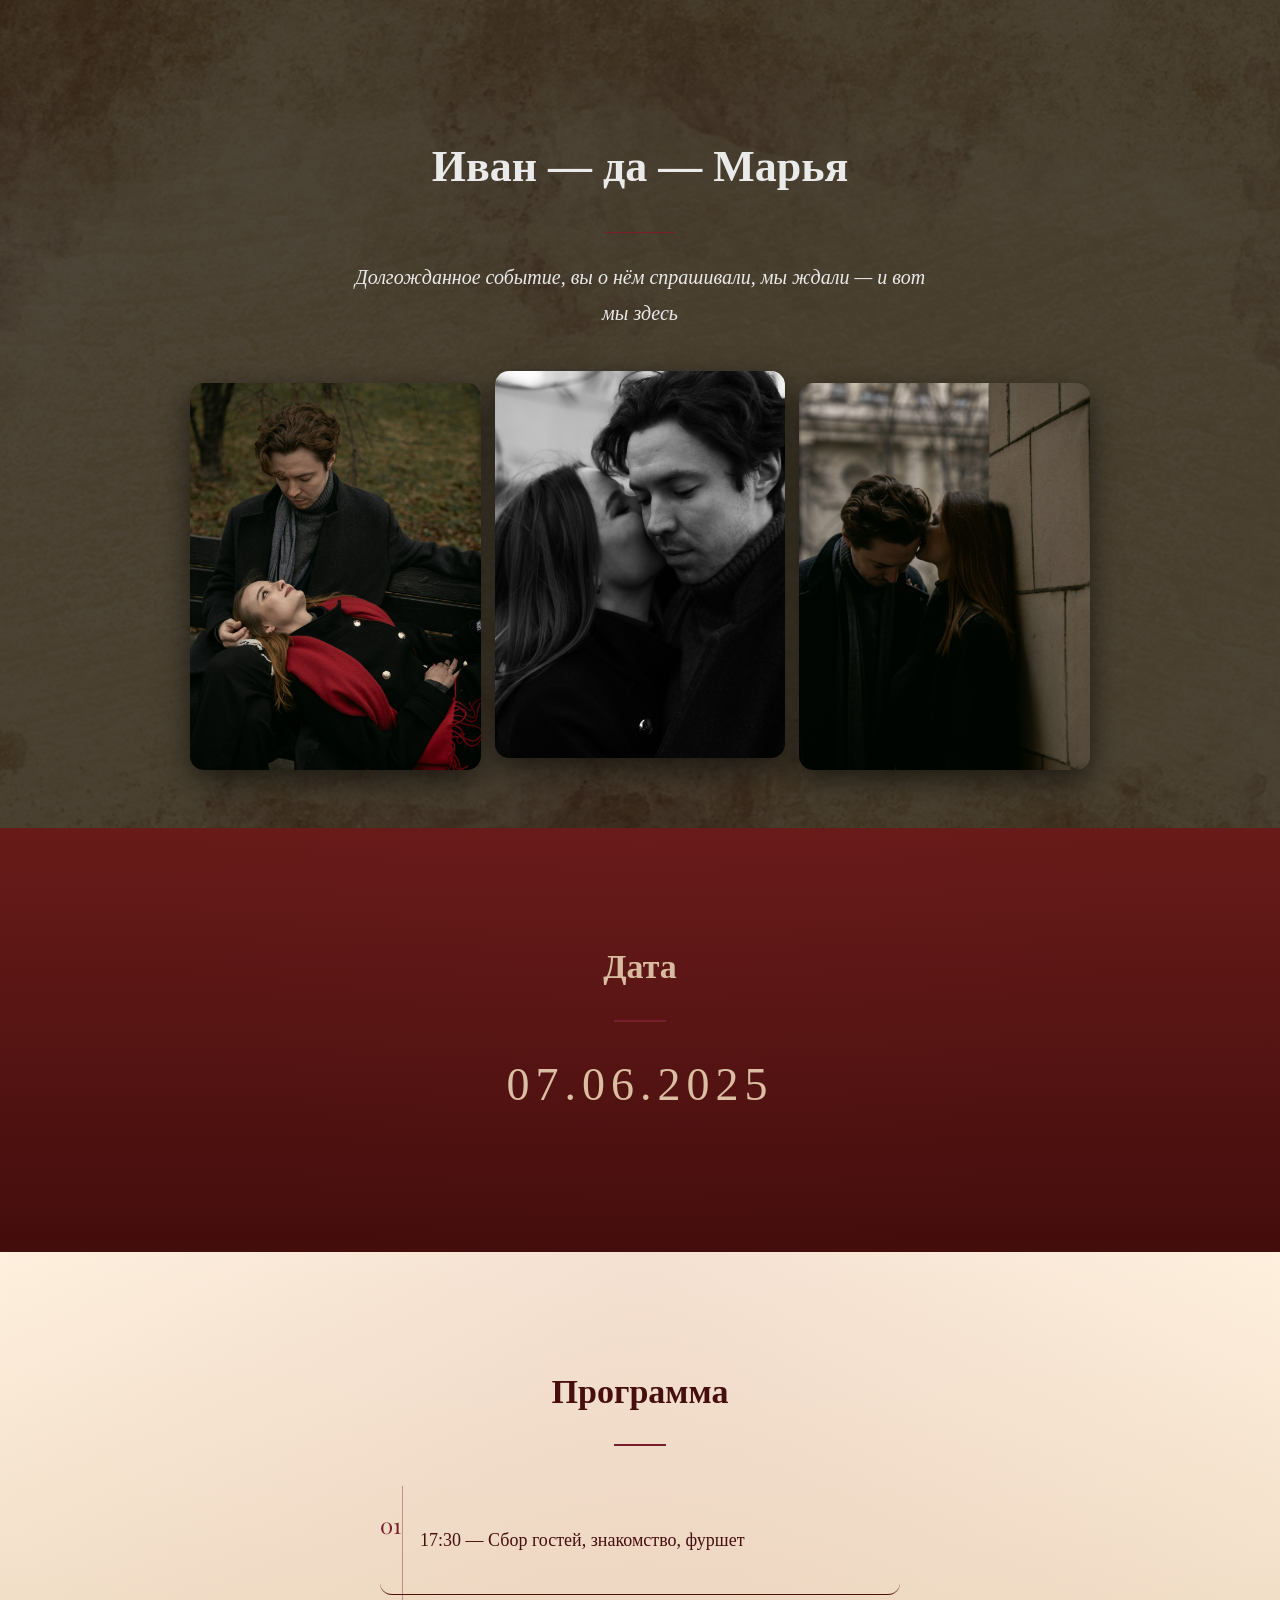
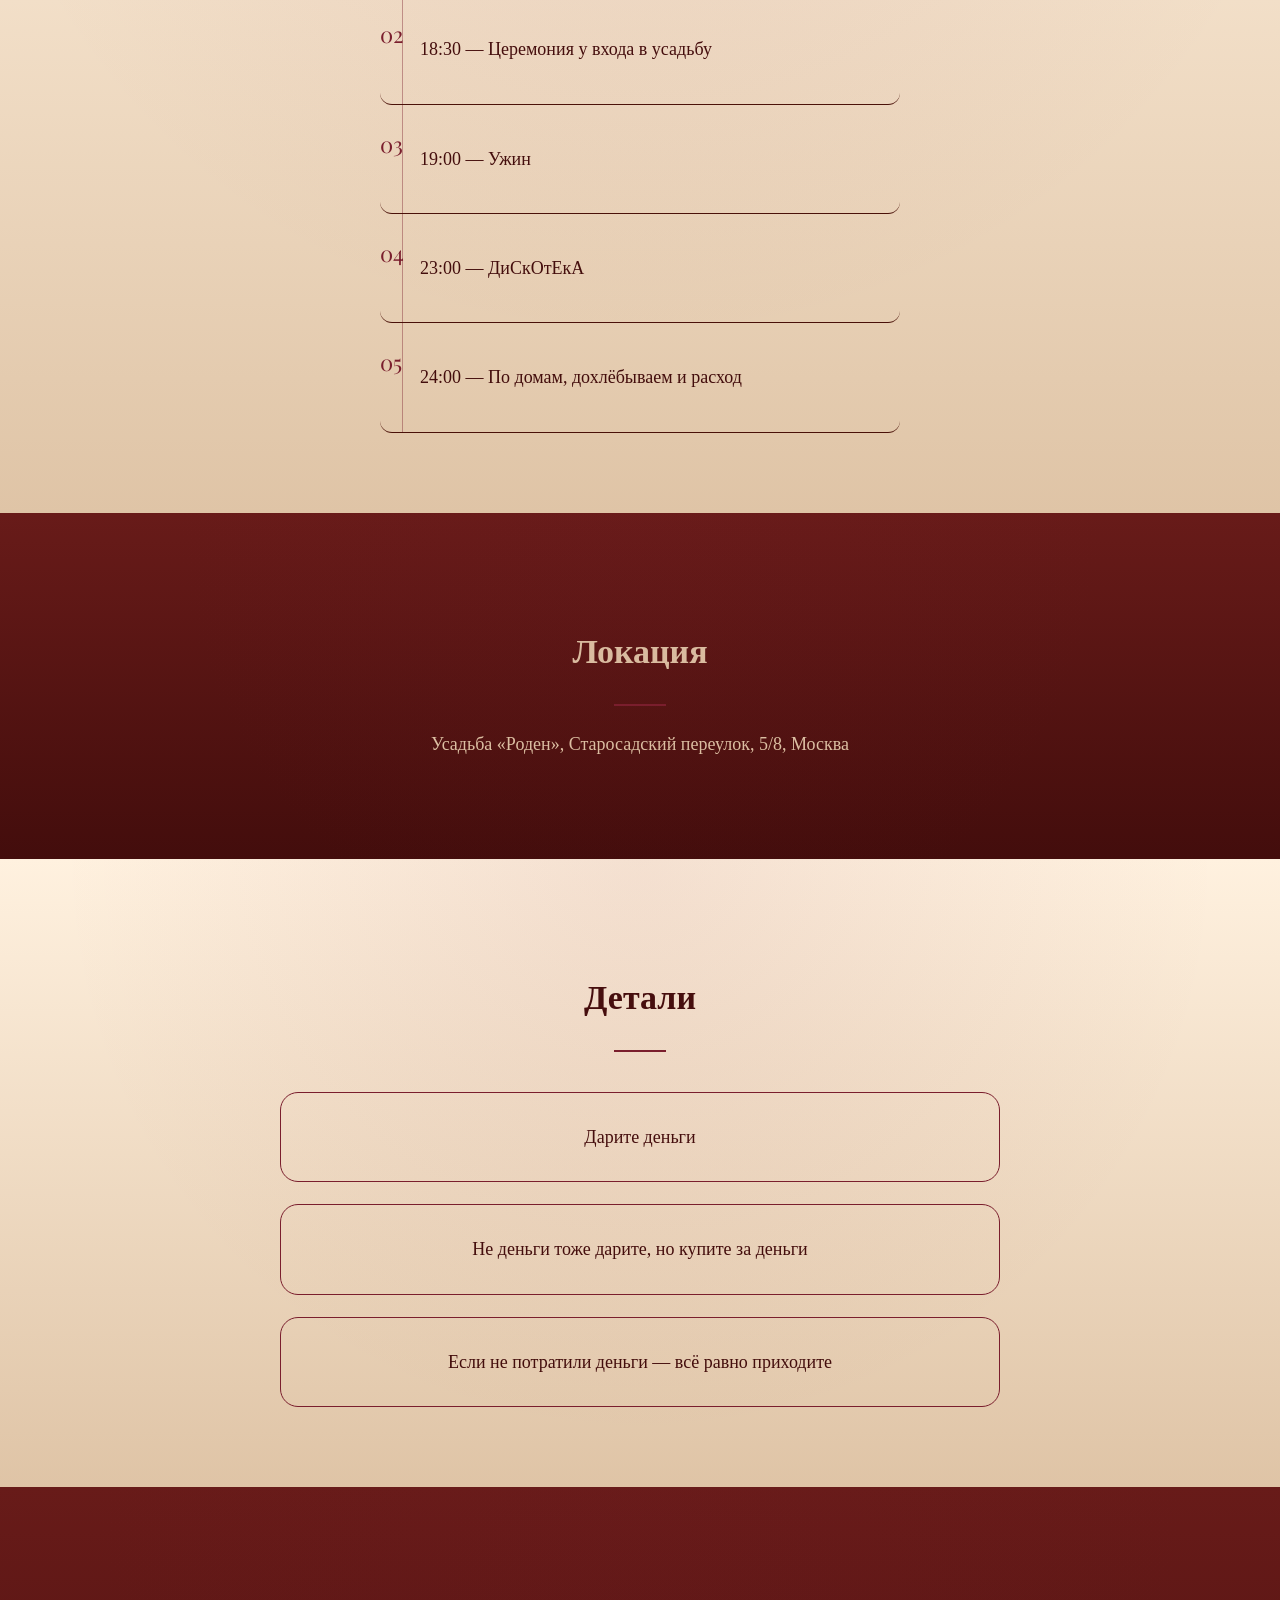
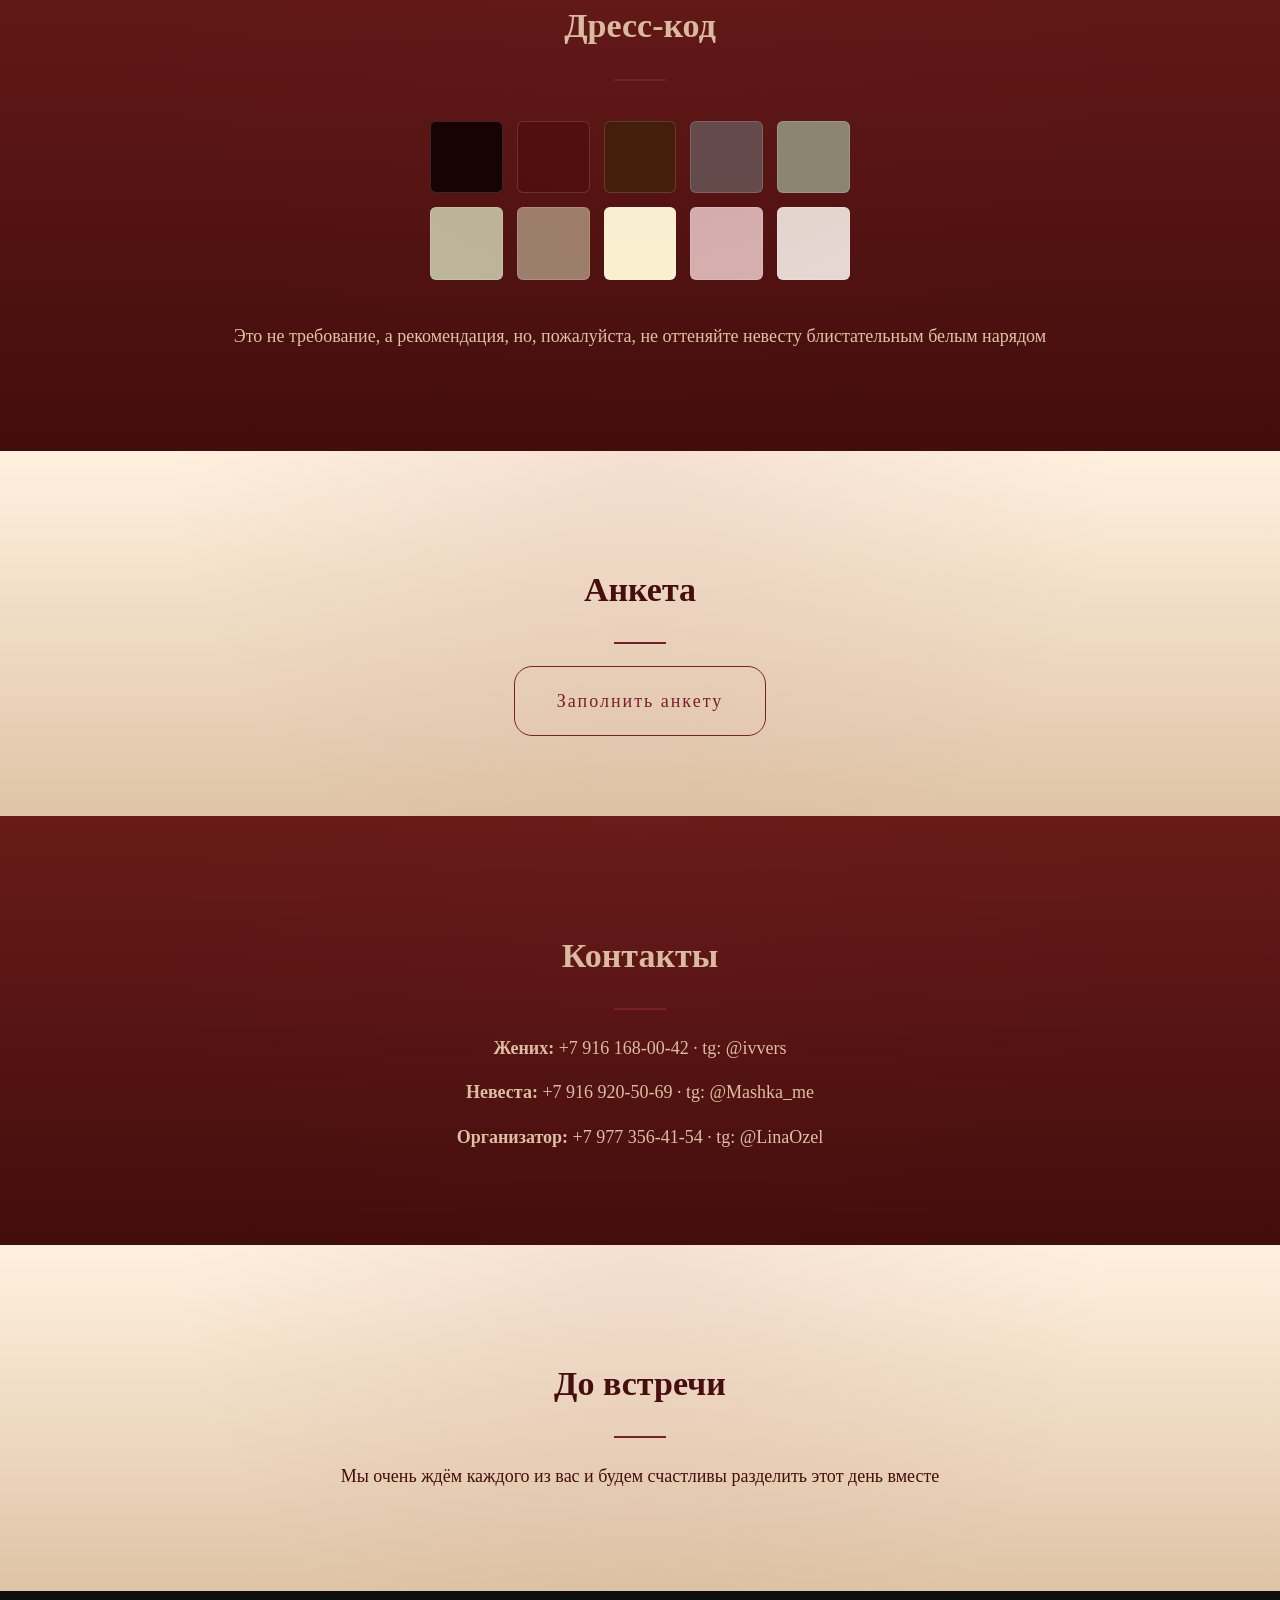
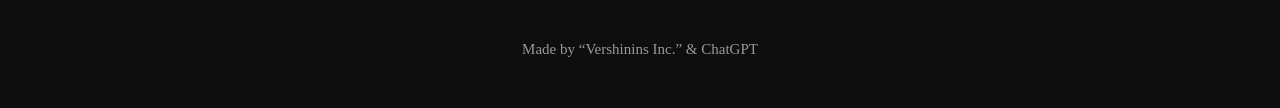
<file: main.html>
<!DOCTYPE html>
<html lang="ru">
<head>
    <meta charset="UTF-8">
    <meta name="viewport" content="width=device-width, initial-scale=1.0">
    <title>Свадьба</title>

    <link href="https://fonts.googleapis.com/css2?family=Playfair+Display:wght@400;500;600&family=Cormorant+Garamond:wght@300;400;500&display=swap" rel="stylesheet">
    <link rel="stylesheet" href="style.css">
</head>
<body>

<!-- ШАПКА -->
<section class="hero">
    <div class="hero-overlay"></div>

    <div class="hero-content">
        <h1>Иван — да — Марья</h1>
        <div class="divider"></div>
        <p class="subtitle">
            Долгожданное событие, вы о нём спрашивали, мы ждали — и вот мы здесь
        </p>

        <div class="hero-photos">
            <div class="photo-frame"><img src="images/photo1.jpg" alt=""></div>
            <div class="photo-frame"><img src="images/photo2.jpg" alt=""></div>
            <div class="photo-frame"><img src="images/photo3.jpg" alt=""></div>
        </div>
    </div>
</section>

<!-- 1. ДАТА -->
<section class="section reveal">
    <div class="container">
        <h2>Дата</h2>
        <p class="date-value">07.06.2025</p>
    </div>
</section>

<!-- 2. ПРОГРАММА -->
<section class="section dark reveal">
    <div class="container">
        <h2>Программа</h2>

        <ul class="program">
            <li><span>01</span><p>17:30 — Сбор гостей, знакомство, фуршет</p></li>
            <li><span>02</span><p>18:30 — Церемония у входа в усадьбу</p></li>
            <li><span>03</span><p>19:00 — Ужин</p></li>
            <li><span>04</span><p>23:00 — ДиСкОтЕкА</p></li>
            <li><span>05</span><p>24:00 — По домам, дохлёбываем и расход</p></li>
        </ul>
    </div>
</section>

<!-- 3. ЛОКАЦИЯ -->
<section class="section reveal">
    <div class="container">
        <h2>Локация</h2>
        <p>Усадьба «Роден», Старосадский переулок, 5/8, Москва</p>
    </div>
</section>

<!-- 4. ДЕТАЛИ -->
<section class="section dark reveal">
    <div class="container">
        <h2>Детали</h2>

        <div class="details">
            <div class="detail-item">Дарите деньги</div>
            <div class="detail-item">Не деньги тоже дарите, но купите за деньги</div>
            <div class="detail-item">Если не потратили деньги — всё равно приходите</div>
        </div>
    </div>
</section>

<!-- 5. ДРЕСС-КОД -->
<section class="section reveal">
    <div class="container">
        <h2>Дресс-код</h2>

        <div class="dresscode">
            <div class="color"></div><div class="color"></div>
            <div class="color"></div><div class="color"></div>
            <div class="color"></div><div class="color"></div>
            <div class="color"></div><div class="color"></div>
	    <div class="color"></div><div class="color"></div>
        </div>

        <p>Это не требование, а рекомендация, но, пожалуйста, не оттеняйте невесту блистательным белым нарядом</p>
    </div>
</section>

<!-- 6. АНКЕТА -->
<section class="section dark reveal">
    <div class="container">
        <h2>Анкета</h2>
        <a href="https://forms.gle/m62s1GfyEQEuGTxV6" class="button" target="_blank">
            Заполнить анкету
        </a>
    </div>
</section>

<!-- 7. КОНТАКТЫ -->
<section class="section reveal">
    <div class="container">
        <h2>Контакты</h2>
        <div class="contacts">
            <p><strong>Жених:</strong> +7 916 168-00-42 · tg: @ivvers</p>
            <p><strong>Невеста:</strong> +7 916 920-50-69 · tg: @Mashka_me</p>
            <p><strong>Организатор:</strong> +7 977 356-41-54 · tg: @LinaOzel</p>
        </div>
    </div>
</section>

<!-- 8. ДО ВСТРЕЧИ -->
<section class="section dark reveal">
    <div class="container">
        <h2>До встречи</h2>
        <p>Мы очень ждём каждого из вас и будем счастливы разделить этот день вместе</p>
    </div>
</section>

<footer>
    <p>Made by “Vershinins Inc.” & ChatGPT</p>
</footer>

<script>
const reveals = document.querySelectorAll('.reveal');

const observer = new IntersectionObserver(entries => {
    entries.forEach(entry => {
        if (entry.isIntersecting) {
            entry.target.classList.add('active');
        }
    });
}, { threshold: 0.15 });

reveals.forEach(el => observer.observe(el));
</script>

<audio id="bg-music" loop>
    <source src="music/theme.mp3" type="audio/mpeg">
</audio>

<script>
const music = document.getElementById('bg-music');

if (sessionStorage.getItem('musicStarted') === 'true') {

    music.volume = 0.6;

    music.play().catch(() => {
        console.log("Автозапуск заблокирован");
    });

}
</script>
</body>
</html>
</file>
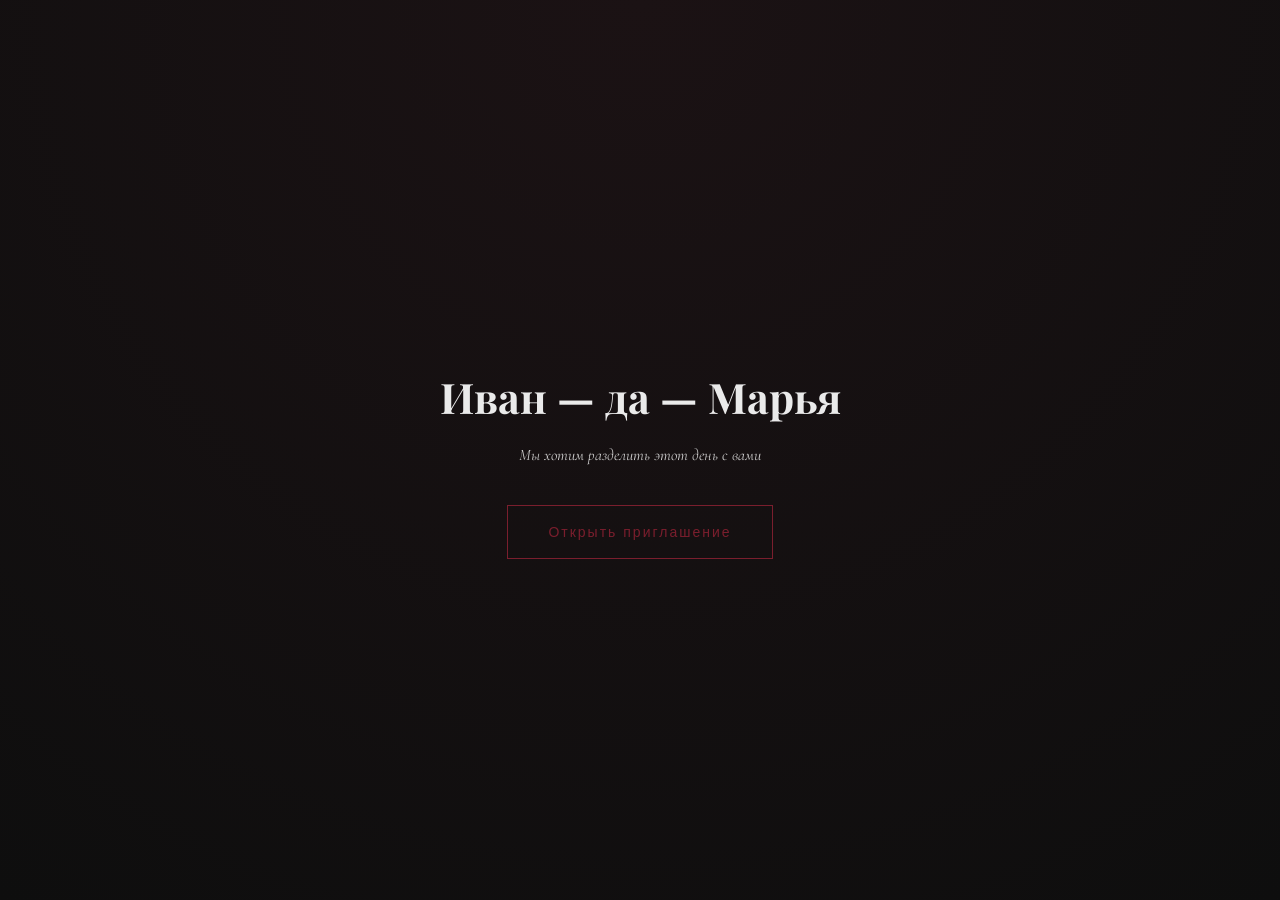
<file: welcome.html>
<!DOCTYPE html>
<html lang="ru">
<head>
    <meta charset="UTF-8">
    <meta name="viewport" content="width=device-width, initial-scale=1.0">
    <title>Приглашение</title>

    <link href="https://fonts.googleapis.com/css2?family=Playfair+Display:wght@500&family=Cormorant+Garamond:wght@400&display=swap" rel="stylesheet">

    <style>
        body {
            margin: 0;
            height: 100vh;
            background: radial-gradient(circle at top, #1b1214, #0e0e0e);
            color: #eaeaea;
            font-family: 'Cormorant Garamond', serif;
            display: flex;
            align-items: center;
            justify-content: center;
            text-align: center;
        }

        .card {
            animation: fadeUp 1.2s ease forwards;
        }

        h1 {
            font-family: 'Playfair Display', serif;
            font-size: 42px;
            margin-bottom: 20px;
        }

        p {
            font-style: italic;
            margin-bottom: 40px;
            opacity: 0.85;
        }

        button {
            background: none;
            border: 1px solid #7a1e2d;
            color: #7a1e2d;
            padding: 18px 40px;
            font-size: 14px;
            letter-spacing: 2px;
            cursor: pointer;
            transition: all 0.3s ease;
        }

        button:hover {
            background: #7a1e2d;
            color: #0e0e0e;
        }

        @keyframes fadeUp {
            from { opacity: 0; transform: translateY(20px); }
            to   { opacity: 1; transform: translateY(0); }
        }
    </style>
</head>
<body>

<div class="card">
    <h1>Иван — да — Марья</h1>
    <p>Мы хотим разделить этот день с вами</p>
    <button id="enter">Открыть приглашение</button>
</div>

<script>
document.getElementById('enter').addEventListener('click', () => {
    sessionStorage.setItem('playMusic', 'yes');
    window.location.href = 'index.html';
});
</script>

</body>
</html>
</file>
<file: style.css>
/* =====================================================
   ОБЩЕЕ
===================================================== */

* {
    box-sizing: border-box;
}

html {
    scroll-behavior: smooth;
}

body {
    margin: 0;
    font-family: 'Gentium Book Plus', serif;
    background-color: #0e0e0e;
    color: #eaeaea;
    line-height: 1.8;
    font-size: 18px;
}

/* Центрирующий контейнер для всех секций */
.container {
    max-width: 900px;
    margin: 0 auto;
    padding: 0 12px;
    text-align: center;
}

/* =====================================================
   ШАПКА (HERO)
===================================================== */

.hero {
    position: relative;
    background: url("images/hero.png") center / cover no-repeat;
    padding: 90px 20px 70px;
    text-align: center;
}

.hero-overlay {
    position: absolute;
    inset: 0;
    background: rgba(0,0,0,0.65);
}

.hero-content {
    position: relative;
    max-width: 900px;
    margin: 0 auto;
    animation: fadeUp 1.2s ease forwards;
}

.hero h1 {
    font-family: 'Gentium Book Plus', serif;
    font-size: 44px;
    margin-bottom: 12px;
}

.subtitle {
    font-style: italic;
    font-size: 20px;
    max-width: 600px;
    margin: 0 auto;
}

.divider {
    width: 70px;
    height: 1px;
    background-color: #7a1e2d;
    margin: 26px auto;
}

@keyframes fadeUp {
    from {
        opacity: 0;
        transform: translateY(18px);
    }
    to {
        opacity: 1;
        transform: translateY(0);
    }
}

/* =====================================================
   ФОТО В ШАПКЕ
===================================================== */

.hero-photos {
    display: grid;
    grid-template-columns: repeat(3, 1fr);
    gap: 14px;
    margin-top: 40px;
}

.photo-frame {
    position: relative;
    aspect-ratio: 3 / 4;
    overflow: hidden;
    border-radius: 14px;
    box-shadow: 0 10px 30px rgba(0,0,0,0.6);
}

.photo-frame img {
    position: absolute;
    inset: 0;
    width: 100%;
    height: 100%;
    object-fit: cover;
}

.photo-frame::after {
    content: "";
    position: absolute;
    inset: 6px;
    border: /*1px solid rgba(122,30,45,0.5)*/ none;
    border-radius: 10px;
}

.hero-photos .photo-frame:nth-child(1),
.hero-photos .photo-frame:nth-child(3) {
    transform: translateY(12px);
}

/* =====================================================
   СЕКЦИИ
===================================================== */

.section {
    position: relative;
    padding: 80px 20px;
    background: linear-gradient(
        180deg,
        #681B19 0%,
        #430D0C 100%
    );
    overflow: hidden;
    text-align: center;
    color: #DFC4A6;
}

.section.dark {
    background: linear-gradient(
        180deg,
        #FFF1DF 0%,
        #DFC4A6 100%
    );
    color: #430D0C;
}

.section::after {
    content: "";
    position: absolute;
    inset: 0;
    background: radial-gradient(
        circle at top,
        rgba(122,30,45,0.08),
        transparent 65%
    );
    pointer-events: none;
}

.section h2 {
    font-family: 'Gentium Book Plus', serif;
    font-size: 34px;
    margin-bottom: 10px;
}

.section h2::after {
    content: "";
    display: block;
    width: 52px;
    height: 2px;
    background-color: #7a1e2d;
    margin: 22px auto;
}

/* =====================================================
   ДАТА
===================================================== */

.date-value {
    font-family: 'Gentium Book Plus', serif;
    font-size: 46px;
    letter-spacing: 6px;
    color: #DFC4A6;
    margin-top: 20px;
}

/* =====================================================
   ПРОГРАММА
===================================================== */

.program {
    list-style: none;
    padding: 0;
    max-width: 520px;
    margin: 40px auto 0;
    position: relative;
    text-align: left;
}

.program::before {
    content: "";
    position: absolute;
    left: 22px;
    top: 0;
    bottom: 0;
    width: 1px;
    background-color: rgba(122,30,45,0.4);
}

.program li {
    display: flex;
    gap: 20px;
    padding: 20px 0 20px 40px;
    border-bottom: 1px solid rgba(69, 11, 3, 0.97);
    position: relative;
    border-radius: 12px;
}

.program span {
    position: absolute;
    left: 0;
    color: #7a1e2d;
    font-family: 'Playfair Display', serif;
    font-size: 22px;
}

/* =====================================================
   ДЕТАЛИ
===================================================== */

.details {
    display: grid;
    gap: 22px;
    max-width: 720px;
    margin: 40px auto 0;
}

.detail-item {
    padding: 28px;
    border: 1px solid #7a1e2d;
    background: rgba(0, 0, 0, 0);
    border-radius: 18px;
}

/* =====================================================
   ДРЕСС-КОД
===================================================== */

.dresscode {
    display: grid;
    grid-template-columns: repeat(5, 1fr);
    gap: 14px;
    max-width: 420px;
    margin: 40px auto;
}

.color {
    aspect-ratio: 1 / 1;
    border-radius: 6px;
    box-shadow: inset 0 0 0 1px rgba(255,255,255,0.15);
}

.color:nth-child(1) { background: #130202; }
.color:nth-child(2) { background: #500E0E; }
.color:nth-child(3) { background: #421E08; }
.color:nth-child(4) { background: #634C4C; }
.color:nth-child(5) { background: #8B8874; }
.color:nth-child(6) { background: #BDB89C; }
.color:nth-child(7) { background: #9D806E; }
.color:nth-child(8) { background: #FDF5D4; }
.color:nth-child(9) { background: #D7B1B1; }
.color:nth-child(10) { background: #E7DAD4; }

/* =====================================================
   КНОПКА
===================================================== */

.button {
    display: inline-block;
    padding: 18px 42px;
    border: 1px solid #7a1e2d;
    color: #7a1e2d;
    text-decoration: none;
    letter-spacing: 2px;
    transition: all 0.3s ease;
    border-radius: 18px;
}

.button:hover {
    background-color: #7a1e2d;
    color: #0e0e0e;
}

/* =====================================================
   КНОПКА УПРАВЛЕНИЯ МУЗЫКОЙ
===================================================== */

.music-control {
    position: fixed;
    bottom: 20px;
    right: 20px;
    background: rgba(0,0,0,0.6);
    border: 1px solid #7a1e2d;
    color: #7a1e2d;
    padding: 12px 18px;
    cursor: pointer;
    font-family: 'Cormorant Garamond', serif;
    letter-spacing: 1px;
    transition: all 0.3s ease;
    backdrop-filter: blur(6px);
    z-index: 999;
    border-radius: 30px;
}

.music-control:hover {
    background: #7a1e2d;
    color: #0e0e0e;
}

/* =====================================================
   КОНТАКТЫ И ПОДВАЛ
===================================================== */

.contacts p {
    margin: 12px 0;
}

footer {
    padding: 30px;
    font-size: 15px;
    color: #999;
    text-align: center;
}

/* =====================================================
   АНИМАЦИИ ПРИ ПРОКРУТКЕ
===================================================== */

.reveal {
    opacity: 0;
    transform: translateY(24px);
    transition: opacity 0.8s ease, transform 0.8s ease;
}

.reveal.active {
    opacity: 1;
    transform: translateY(0);
}

/* =====================================================
   МОБИЛЬНАЯ ВЕРСИЯ
===================================================== */

@media (max-width: 768px) {

    body {
        font-size: 19px;
    }

    .hero {
        padding: 70px 16px 50px;
    }

    .hero h1 {
        font-size: 34px;
    }

    .subtitle {
        font-size: 19px;
    }

    .hero-photos {
        grid-template-columns: 1fr;
    }

    .section {
        padding: 60px 16px;
    }

    .dresscode {
        grid-template-columns: repeat(2, 1fr);
    }

    .date-value {
        font-size: 38px;
        letter-spacing: 4px;
    }
}
.map-button {
    display: inline-block;
    margin-top: 12px;
    padding: 8px 18px;
    font-size: 14px;
    border-radius: 20px;
    background: rgba(0,0,0,0.3);
    color: #ffffff;
    text-decoration: none;
    border: 1px solid #ffffff;
    transition: 0.3s ease;
}

.map-button:hover {
    background: #ffffff;
    color: #6e5555;
}
</file>
